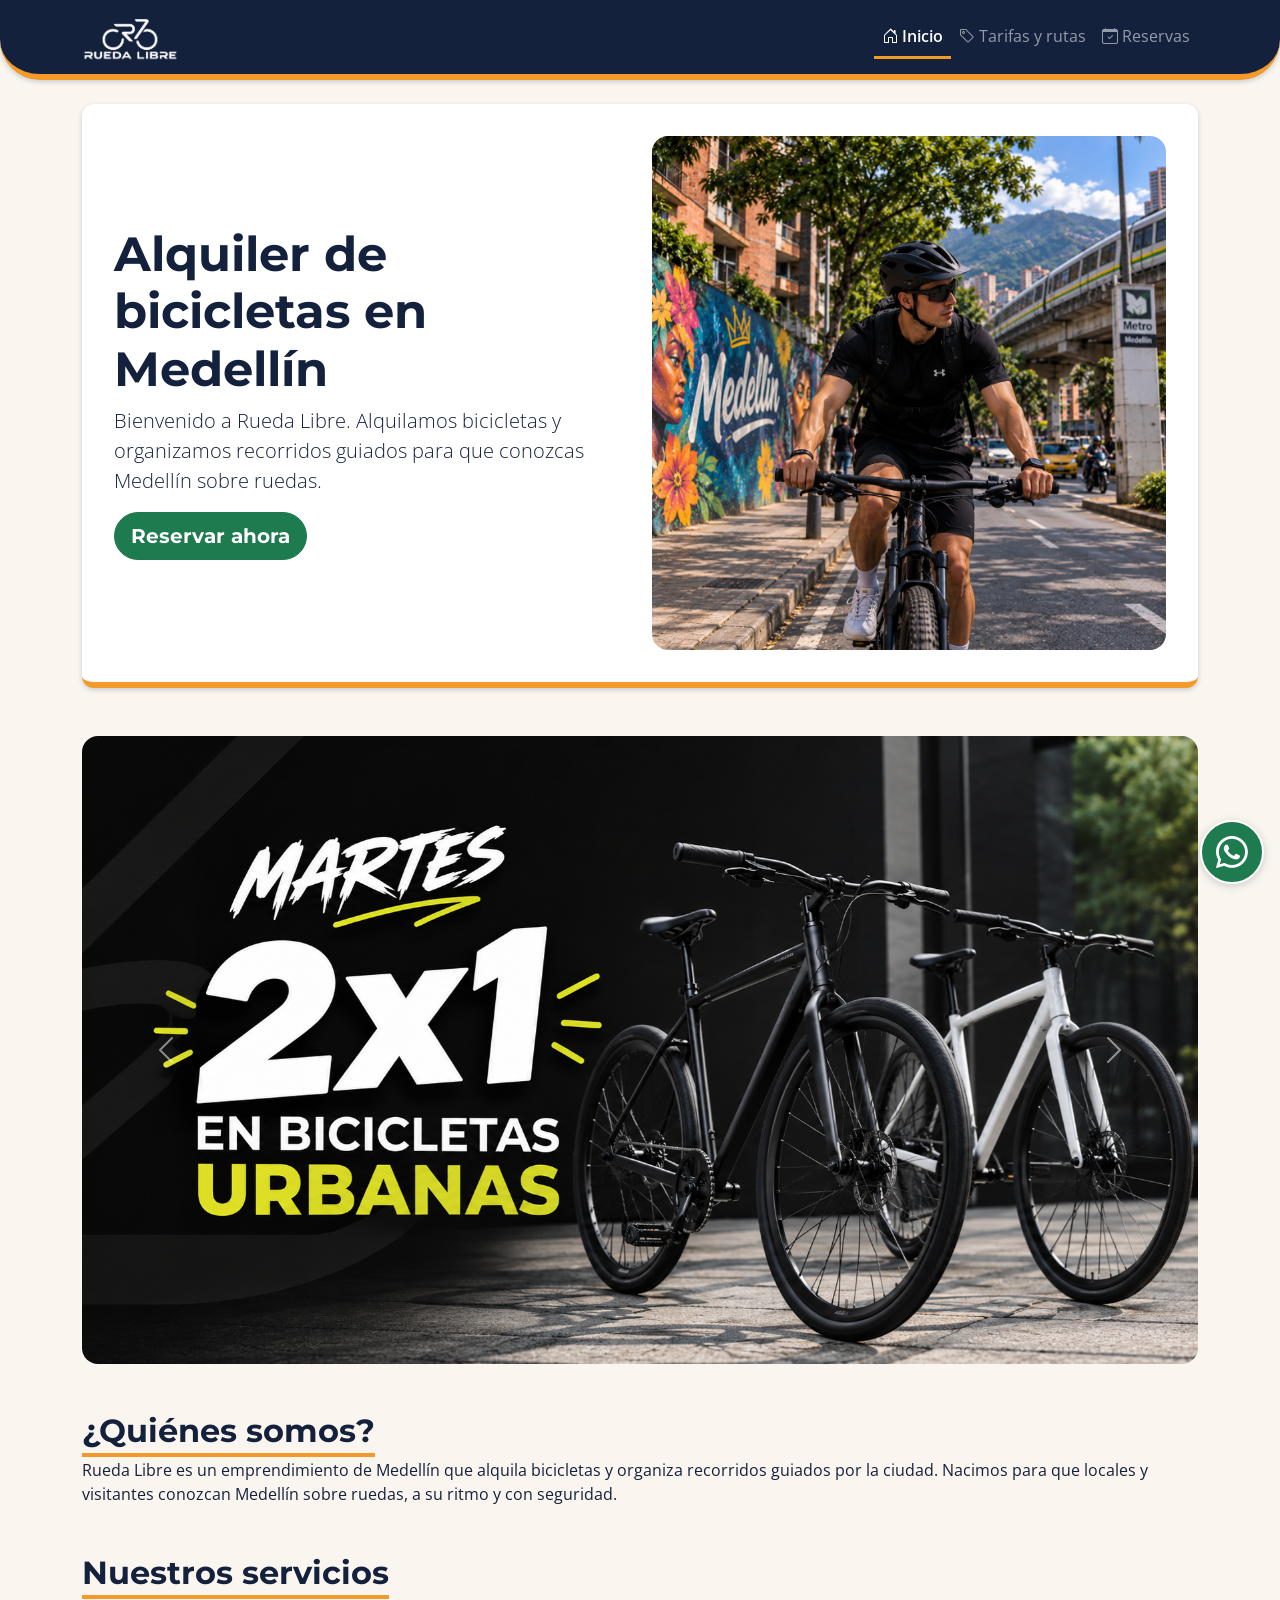
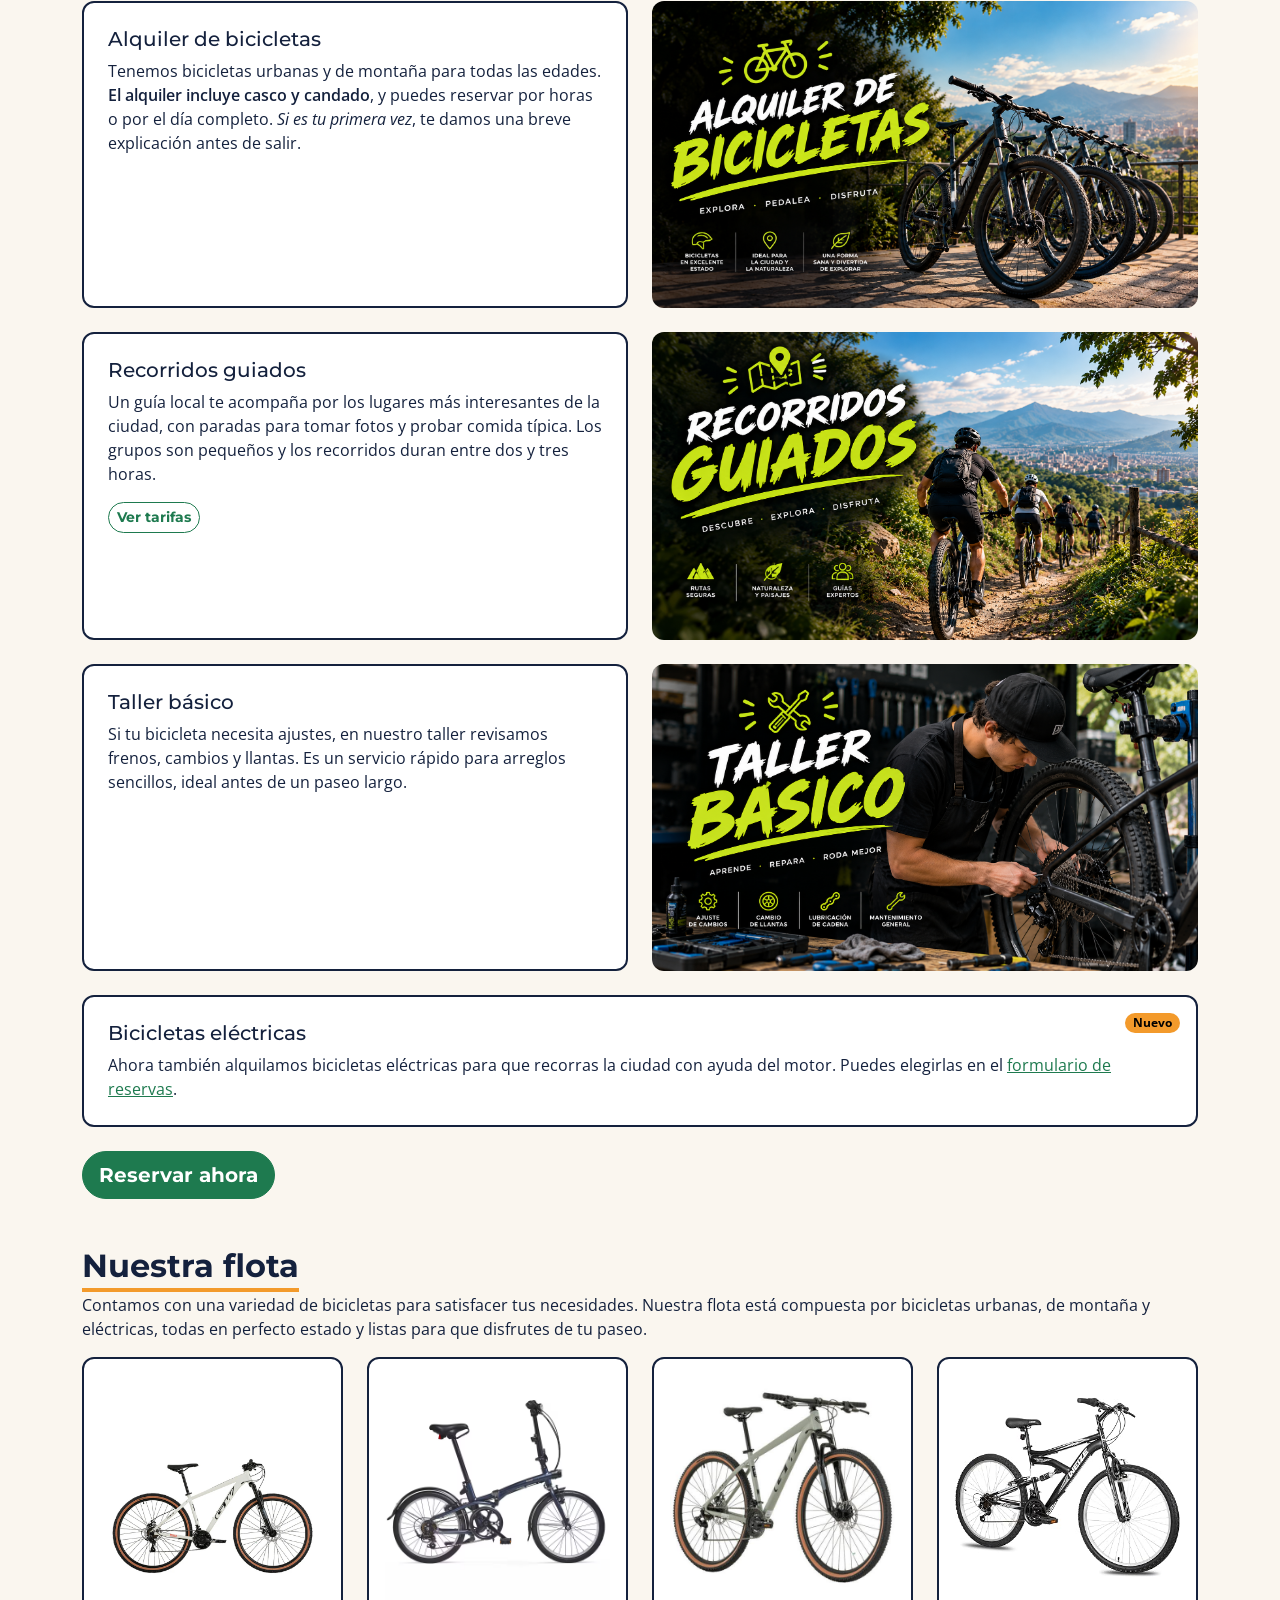
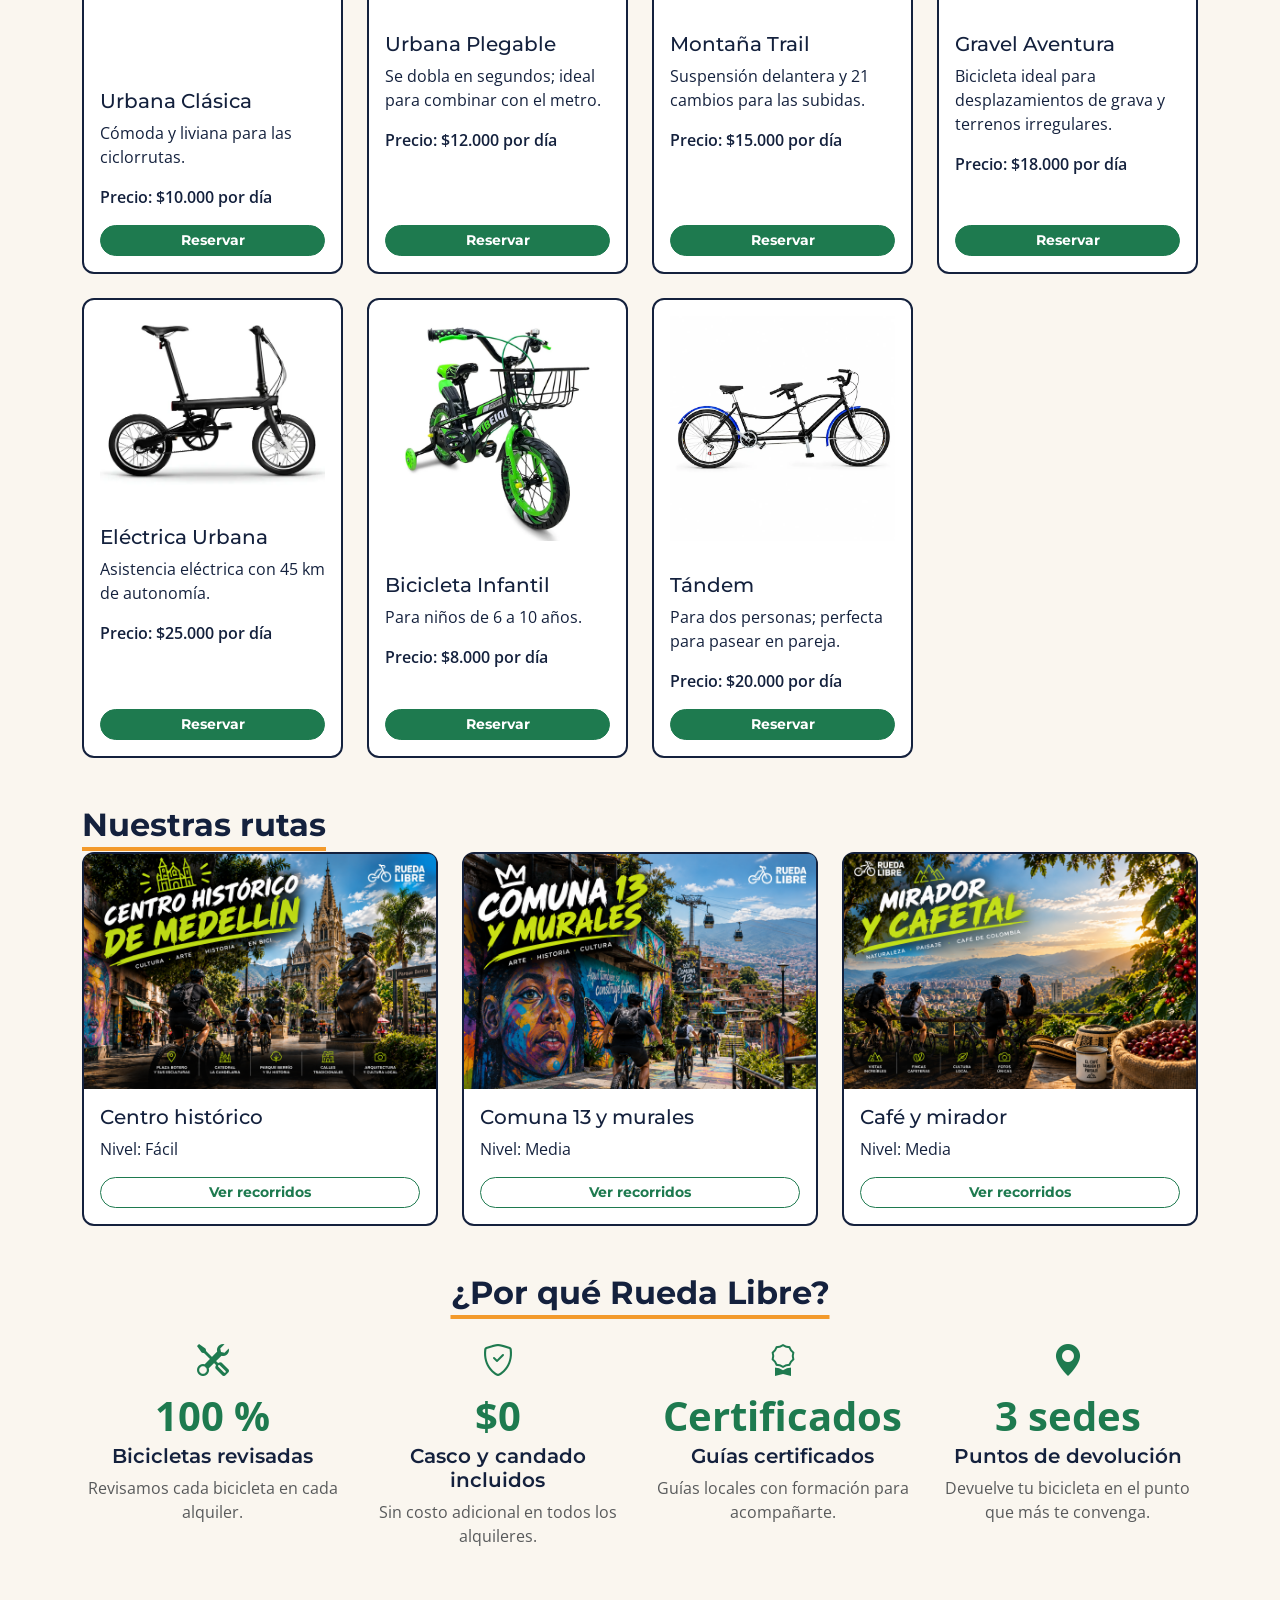
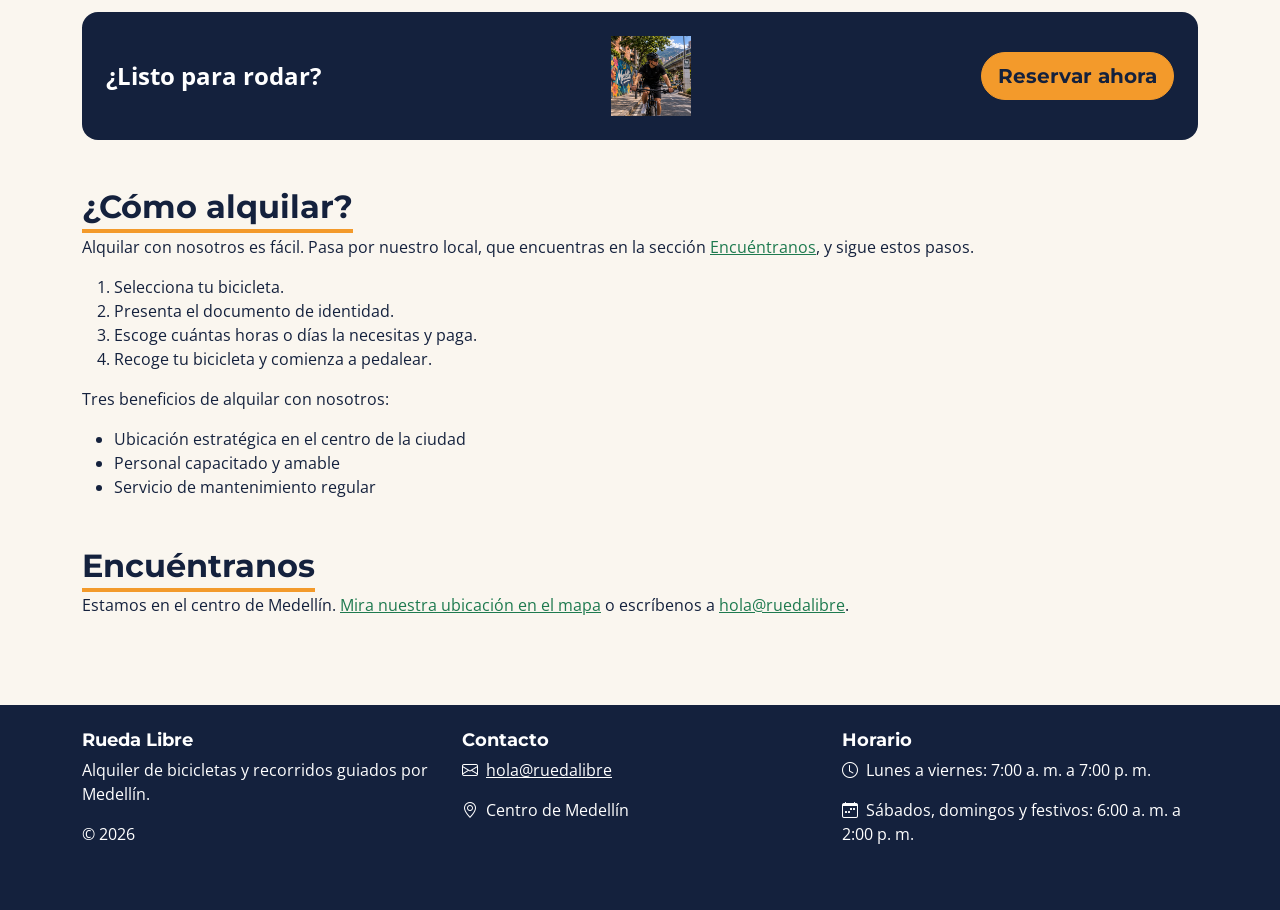
<file: index.html>
<!DOCTYPE html>
<html lang="es">
<head>
<meta charset="UTF-8">
<meta name="viewport" content="width=device-width, initial-scale=1.0">
<meta name="description" content="Rueda Libre: alquiler de bicicletas y recorridos guiados por Medellín.">
<title>Rueda Libre - Alquiler de bicicletas en Medellín</title>
<link rel="preconnect" href="https://fonts.googleapis.com">
<link rel="preconnect" href="https://fonts.gstatic.com" crossorigin>
<link href="https://fonts.googleapis.com/css2?family=Montserrat:wght@700&family=Open+Sans:wght@400;600&display=swap" rel="stylesheet">
<link href="https://cdn.jsdelivr.net/npm/bootstrap@5.3.3/dist/css/bootstrap.min.css" rel="stylesheet">
<link href="https://cdn.jsdelivr.net/npm/bootstrap-icons@1.11.3/font/bootstrap-icons.min.css" rel="stylesheet">
<link rel="stylesheet" href="css/estilos.css">
</head>

<body>
<a href="#contenido" class="saltar-contenido">Saltar al contenido</a>
<header class="sticky-top">
  <nav class="navbar navbar-expand-lg navbar-dark">
    <div class="container">
      <a class="navbar-brand" href="index.html">
        <img src="img/logo.png" alt="Rueda Libre" width="150">
      </a>
      <button class="navbar-toggler" type="button" data-bs-toggle="collapse" data-bs-target="#menu-principal" aria-controls="menu-principal" aria-expanded="false" aria-label="Abrir menú de navegación">
        <span class="navbar-toggler-icon"></span>
      </button>
      <div class="collapse navbar-collapse" id="menu-principal">
        <ul class="navbar-nav ms-auto">
          <li class="nav-item"><a class="nav-link active" aria-current="page" href="index.html"><i class="bi bi-house-door me-1" aria-hidden="true"></i>Inicio</a></li>
          <li class="nav-item"><a class="nav-link" href="paginas/tarifas.html"><i class="bi bi-tag me-1" aria-hidden="true"></i>Tarifas y rutas</a></li>
          <li class="nav-item"><a class="nav-link" href="paginas/reservas.html"><i class="bi bi-calendar-check me-1" aria-hidden="true"></i>Reservas</a></li>
        </ul>
      </div>
    </div>
  </nav>
</header>

<main id="contenido" class="container py-4">
  <section class="portada mb-5">
    <div class="row g-4 align-items-center">
      <div class="col-md-6">
        <h1>Alquiler de bicicletas en Medellín</h1>
        <p class="lead">Bienvenido a Rueda Libre. Alquilamos bicicletas y organizamos recorridos guiados para que conozcas Medellín sobre ruedas.</p>
        <a href="paginas/reservas.html" class="btn btn-primary btn-lg">Reservar ahora</a>
      </div>
      <div class="col-md-6">
        <img src= img/ciclista.png alt="Ciclistas recorriendo Medellín" class="img-fluid rounded-4 w-100">
      </div>
    </div>
  </section>

  <section class="mb-5">
    <h2 class="visually-hidden">Promociones del mes</h2>
    <div id="promociones" class="carousel slide" data-bs-ride="carousel" aria-label="Promociones del mes">
      <div class="carousel-inner rounded-4">
        <div class="carousel-item active">
          <img src="img/promo-urbanas.png" class="d-block w-100" alt="Promoción: martes 2x1 en bicicletas urbanas">
        </div>
        <div class="carousel-item">
          <img src="img/promo-electricas.png" class="d-block w-100" alt="Promoción: 20 % de descuento en eléctricas de lunes a jueves">
        </div>
        <div class="carousel-item">
          <img src="img/promo-cumple.png" class="d-block w-100" alt="Promoción: si cumples años, el recorrido guiado es gratis">
        </div>
      </div>
      <button class="carousel-control-prev" type="button" data-bs-target="#promociones" data-bs-slide="prev">
        <span class="carousel-control-prev-icon" aria-hidden="true"></span>
        <span class="visually-hidden">Promoción anterior</span>
      </button>
      <button class="carousel-control-next" type="button" data-bs-target="#promociones" data-bs-slide="next">
        <span class="carousel-control-next-icon" aria-hidden="true"></span>
        <span class="visually-hidden">Promoción siguiente</span>
      </button>
    </div>
  </section>

  <section class="mb-5">
    <h2 class="titulo-seccion">¿Quiénes somos?</h2>
    <p>Rueda Libre es un emprendimiento de Medellín que alquila bicicletas y organiza recorridos guiados por la ciudad. Nacimos para que locales y visitantes conozcan Medellín sobre ruedas, a su ritmo y con seguridad.</p>
  </section>

  <section class="mb-5">
    <h2 class="titulo-seccion">Nuestros servicios</h2>

    <div class="row g-4 mb-4">
      <div class="col-md-6">
        <article class="card h-100">
          <div class="card-body p-4">
            <h3 class="card-title h5">Alquiler de bicicletas</h3>
            <p class="card-text">Tenemos bicicletas urbanas y de montaña para todas las edades. <strong>El alquiler incluye casco y candado</strong>, y puedes reservar por horas o por el día completo. <em>Si es tu primera vez</em>, te damos una breve explicación antes de salir.</p>
          </div>
        </article>
      </div>
      <div class="col-md-6">
        <img src="img/ruta.png" alt="Bicicleta de referencia" class="w-100 h-100 object-fit-cover rounded-3">
      </div>
    </div>

    <div class="row g-4 mb-4">
      <div class="col-md-6">
        <article class="card h-100">
          <div class="card-body p-4">
            <h3 class="card-title h5">Recorridos guiados</h3>
            <p class="card-text">Un guía local te acompaña por los lugares más interesantes de la ciudad, con paradas para tomar fotos y probar comida típica. Los grupos son pequeños y los recorridos duran entre dos y tres horas.</p>
            <a href="paginas/tarifas.html#recorridos" class="btn btn-outline-primary btn-sm">Ver tarifas</a>
          </div>
        </article>
      </div>
      <div class="col-md-6">
        <img src="img/recorrido.png" alt="Bicicleta de referencia" class="w-100 h-100 object-fit-cover rounded-3">
      </div>
    </div>

    <div class="row g-4 mb-4">
      <div class="col-md-6">
        <article class="card h-100">
          <div class="card-body p-4">
            <h3 class="card-title h5">Taller básico</h3>
            <p class="card-text">Si tu bicicleta necesita ajustes, en nuestro taller revisamos frenos, cambios y llantas. Es un servicio rápido para arreglos sencillos, ideal antes de un paseo largo.</p>
          </div>
        </article>
      </div>
      <div class="col-md-6">
        <img src="img/montaña.png" alt="Bicicleta de referencia" class="w-100 h-100 object-fit-cover rounded-3">
      </div>
    </div>

    <div class="row g-4 mb-4">
      <div class="col-12">
        <article class="card h-100">
          <span class="badge rounded-pill text-bg-warning position-absolute top-0 end-0 m-3">Nuevo</span>
          <div class="card-body p-4">
            <h3 class="card-title h5">Bicicletas eléctricas</h3>
            <p class="card-text">Ahora también alquilamos bicicletas eléctricas para que recorras la ciudad con ayuda del motor. Puedes elegirlas en el <a href="paginas/reservas.html">formulario de reservas</a>.</p>
          </div>
        </article>
      </div>
    </div>

    <a href="paginas/reservas.html" class="btn btn-primary btn-lg">Reservar ahora</a>
  </section>

  <section id="flota" class="mb-5">
    <h2 class="titulo-seccion">Nuestra flota</h2>
    <p>Contamos con una variedad de bicicletas para satisfacer tus necesidades. Nuestra flota está compuesta por bicicletas urbanas, de montaña y eléctricas, todas en perfecto estado y listas para que disfrutes de tu paseo.</p>
    <div class="row g-4">
      <div class="col-12 col-sm-6 col-lg-4 col-xl-3">
        <article class="card h-100">
          <img src="img/urbana.png" class="card-img-top p-3" alt="Bicicleta urbana clásica">
          <div class="card-body d-flex flex-column">
            <h3 class="card-title h5">Urbana Clásica</h3>
            <p class="card-text">Cómoda y liviana para las ciclorrutas.</p>
            <p class="card-text fw-semibold">Precio: $10.000 por día</p>
            <a href="paginas/reservas.html" class="btn btn-primary btn-sm mt-auto">Reservar</a>
          </div>
        </article>
      </div>
      <div class="col-12 col-sm-6 col-lg-4 col-xl-3">
        <article class="card h-100">
          <img src="img/plegable.png" class="card-img-top p-3" alt="Bicicleta urbana plegable">
          <div class="card-body d-flex flex-column">
            <h3 class="card-title h5">Urbana Plegable</h3>
            <p class="card-text">Se dobla en segundos; ideal para combinar con el metro.</p>
            <p class="card-text fw-semibold">Precio: $12.000 por día</p>
            <a href="paginas/reservas.html" class="btn btn-primary btn-sm mt-auto">Reservar</a>
          </div>
        </article>
      </div>
      <div class="col-12 col-sm-6 col-lg-4 col-xl-3">
        <article class="card h-100">
          <img src="img/montaña2.png" class="card-img-top p-3" alt="Bicicleta de montaña trail">
          <div class="card-body d-flex flex-column">
            <h3 class="card-title h5">Montaña Trail</h3>
            <p class="card-text">Suspensión delantera y 21 cambios para las subidas.</p>
            <p class="card-text fw-semibold">Precio: $15.000 por día</p>
            <a href="paginas/reservas.html" class="btn btn-primary btn-sm mt-auto">Reservar</a>
          </div>
        </article>
      </div>
      <div class="col-12 col-sm-6 col-lg-4 col-xl-3">
        <article class="card h-100">
          <img src="img/aventura.png" class="card-img-top p-3" alt="Bicicleta gravel aventura">
          <div class="card-body d-flex flex-column">
            <h3 class="card-title h5">Gravel Aventura</h3>
            <p class="card-text">Bicicleta ideal para desplazamientos de grava y terrenos irregulares.</p>
            <p class="card-text fw-semibold">Precio: $18.000 por día</p>
            <a href="paginas/reservas.html" class="btn btn-primary btn-sm mt-auto">Reservar</a>
          </div>
        </article>
      </div>
      <div class="col-12 col-sm-6 col-lg-4 col-xl-3">
        <article class="card h-100">
          <img src="img/electrica.png" class="card-img-top p-3" alt="Bicicleta eléctrica urbana">
          <div class="card-body d-flex flex-column">
            <h3 class="card-title h5">Eléctrica Urbana</h3>
            <p class="card-text">Asistencia eléctrica con 45 km de autonomía.</p>
            <p class="card-text fw-semibold">Precio: $25.000 por día</p>
            <a href="paginas/reservas.html" class="btn btn-primary btn-sm mt-auto">Reservar</a>
          </div>
        </article>
      </div>
      <div class="col-12 col-sm-6 col-lg-4 col-xl-3">
        <article class="card h-100">
          <img src="img/infantil.png" class="card-img-top p-3" alt="Bicicleta infantil">
          <div class="card-body d-flex flex-column">
            <h3 class="card-title h5">Bicicleta Infantil</h3>
            <p class="card-text">Para niños de 6 a 10 años.</p>
            <p class="card-text fw-semibold">Precio: $8.000 por día</p>
            <a href="paginas/reservas.html" class="btn btn-primary btn-sm mt-auto">Reservar</a>
          </div>
        </article>
      </div>
      <div class="col-12 col-sm-6 col-lg-4 col-xl-3">
        <article class="card h-100">
          <img src="img/tandem.png" class="card-img-top p-3" alt="Bicicleta tándem">
          <div class="card-body d-flex flex-column">
            <h3 class="card-title h5">Tándem</h3>
            <p class="card-text">Para dos personas; perfecta para pasear en pareja.</p>
            <p class="card-text fw-semibold">Precio: $20.000 por día</p>
            <a href="paginas/reservas.html" class="btn btn-primary btn-sm mt-auto">Reservar</a>
          </div>
        </article>
      </div>
    </div>
  </section>

  <section class="mb-5">
    <h2 class="titulo-seccion">Nuestras rutas</h2>
    <div class="row g-4">
      <div class="col-12 col-md-4">
        <article class="card h-100">
          <img src="img/ruta-centro.png" class="card-img-top" alt="Centro histórico de Medellín">
          <div class="card-body d-flex flex-column">
            <h3 class="card-title h5">Centro histórico</h3>
            <p class="card-text">Nivel: Fácil</p>
            <a href="paginas/tarifas.html#recorridos" class="btn btn-outline-primary btn-sm mt-auto">Ver recorridos</a>
          </div>
        </article>
      </div>
      <div class="col-12 col-md-4">
        <article class="card h-100">
          <img src="img/ruta-comuna13.png" class="card-img-top" alt="Murales de la Comuna 13">
          <div class="card-body d-flex flex-column">
            <h3 class="card-title h5">Comuna 13 y murales</h3>
            <p class="card-text">Nivel: Media</p>
            <a href="paginas/tarifas.html#recorridos" class="btn btn-outline-primary btn-sm mt-auto">Ver recorridos</a>
          </div>
        </article>
      </div>
      <div class="col-12 col-md-4">
        <article class="card h-100">
          <img src="img/ruta-cafe.png" class="card-img-top" alt="Mirador y cafetal">
          <div class="card-body d-flex flex-column">
            <h3 class="card-title h5">Café y mirador</h3>
            <p class="card-text">Nivel: Media</p>
            <a href="paginas/tarifas.html#recorridos" class="btn btn-outline-primary btn-sm mt-auto">Ver recorridos</a>
          </div>
        </article>
      </div>
    </div>
  </section>

  <section class="mb-5">
    <h2 class="titulo-seccion text-center d-block mb-4">¿Por qué Rueda Libre?</h2>
    <div class="row g-4">
      <div class="col-12 col-sm-6 col-lg-3 text-center">
        <div class="mb-2"><i class="bi bi-tools fs-2 text-primary" aria-hidden="true"></i></div>
        <p class="display-6 fw-bold text-primary mb-1">100 %</p>
        <h3 class="h5 fw-semibold">Bicicletas revisadas</h3>
        <p class="text-body-secondary">Revisamos cada bicicleta en cada alquiler.</p>
      </div>
      <div class="col-12 col-sm-6 col-lg-3 text-center">
        <div class="mb-2"><i class="bi bi-shield-check fs-2 text-primary" aria-hidden="true"></i></div>
        <p class="display-6 fw-bold text-primary mb-1">$0</p>
        <h3 class="h5 fw-semibold">Casco y candado incluidos</h3>
        <p class="text-body-secondary">Sin costo adicional en todos los alquileres.</p>
      </div>
      <div class="col-12 col-sm-6 col-lg-3 text-center">
        <div class="mb-2"><i class="bi bi-award fs-2 text-primary" aria-hidden="true"></i></div>
        <p class="display-6 fw-bold text-primary mb-1">Certificados</p>
        <h3 class="h5 fw-semibold">Guías certificados</h3>
        <p class="text-body-secondary">Guías locales con formación para acompañarte.</p>
      </div>
      <div class="col-12 col-sm-6 col-lg-3 text-center">
        <div class="mb-2"><i class="bi bi-geo-alt-fill fs-2 text-primary" aria-hidden="true"></i></div>
        <p class="display-6 fw-bold text-primary mb-1">3 sedes</p>
        <h3 class="h5 fw-semibold">Puntos de devolución</h3>
        <p class="text-body-secondary">Devuelve tu bicicleta en el punto que más te convenga.</p>
      </div>
    </div>
    <div class="bg-dark text-white rounded-4 p-4 mt-5 d-flex flex-column flex-md-row align-items-center justify-content-md-between gap-3">
      <p class="fs-4 fw-bold mb-0">¿Listo para rodar?</p>
      <img src="img/ciclista.png" alt="" class="d-none d-md-block" width="80">
      <a href="paginas/reservas.html" class="btn btn-naranja btn-lg">Reservar ahora</a>
    </div>
  </section>

  <section class="mb-5">
    <h2 class="titulo-seccion">¿Cómo alquilar?</h2>
    <p>Alquilar con nosotros es fácil. Pasa por nuestro local, que encuentras en la sección <a href="#encuentranos">Encuéntranos</a>, y sigue estos pasos.</p>
    <ol>
      <li>Selecciona tu bicicleta.</li>
      <li>Presenta el documento de identidad.</li>
      <li>Escoge cuántas horas o días la necesitas y paga.</li>
      <li>Recoge tu bicicleta y comienza a pedalear.</li>
    </ol>
    <p>Tres beneficios de alquilar con nosotros:</p>
    <ul>
      <li>Ubicación estratégica en el centro de la ciudad</li>
      <li>Personal capacitado y amable</li>
      <li>Servicio de mantenimiento regular</li>
    </ul>
  </section>

  <section>
    <h2 id="encuentranos" class="titulo-seccion">Encuéntranos</h2>
    <p>Estamos en el centro de Medellín. <a href="https://www.google.com/maps/search/?api=1&query=Centro+de+Medellin" target="_blank" rel="noopener">Mira nuestra ubicación en el mapa</a> o escríbenos a <a href="mailto:hola@ruedalibre">hola@ruedalibre</a>.</p>
  </section>
</main>

<footer class="pie-sitio mt-5 pt-4 pb-5">
  <div class="container">
    <div class="row g-4">
      <div class="col-12 col-md-4">
        <h2>Rueda Libre</h2>
        <p>Alquiler de bicicletas y recorridos guiados por Medellín.</p>
        <p>© 2026</p>
      </div>
      <div class="col-12 col-md-4">
        <h2>Contacto</h2>
        <p><i class="bi bi-envelope me-2" aria-hidden="true"></i><a href="mailto:hola@ruedalibre">hola@ruedalibre</a></p>
        <p><i class="bi bi-geo-alt me-2" aria-hidden="true"></i>Centro de Medellín</p>
      </div>
      <div class="col-12 col-md-4">
        <h2>Horario</h2>
        <p><i class="bi bi-clock me-2" aria-hidden="true"></i>Lunes a viernes: 7:00 a. m. a 7:00 p. m.</p>
        <p><i class="bi bi-calendar-week me-2" aria-hidden="true"></i>Sábados, domingos y festivos: 6:00 a. m. a 2:00 p. m.</p>
      </div>
    </div>
  </div>
</footer>

<a class="whatsapp" href="https://wa.me/573000000000" target="_blank" rel="noopener noreferrer" aria-label="Contactar por WhatsApp (se abre en una pestaña nueva)">
  <i class="bi bi-whatsapp" aria-hidden="true"></i>
</a>

<script src="https://cdn.jsdelivr.net/npm/bootstrap@5.3.3/dist/js/bootstrap.bundle.min.js"></script>
</body>
</html>
</file>
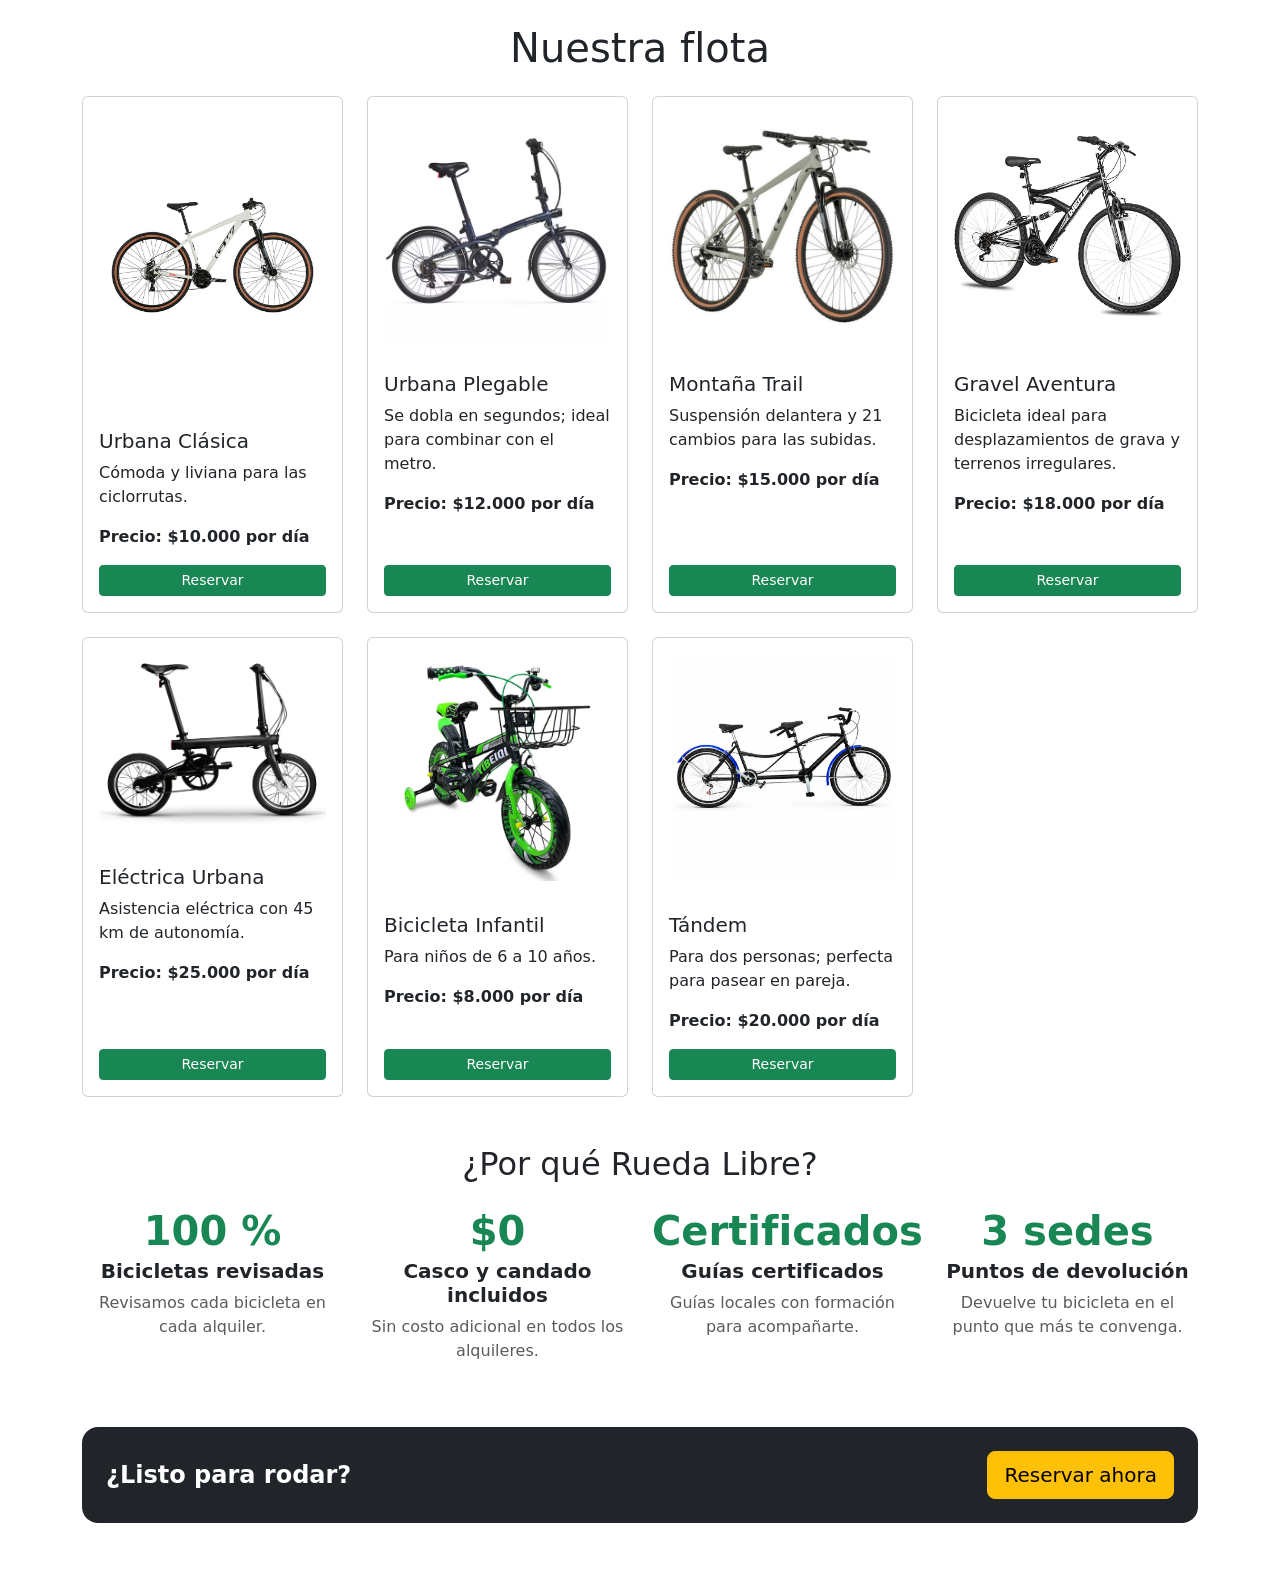
<file: catalogo-bootstrap.html>
<!DOCTYPE html>
<html lang="es">
<head>
<meta charset="UTF-8">
<meta name="viewport" content="width=device-width, initial-scale=1">
<title>Catálogo Bootstrap | Rueda Libre</title>
<link href="https://cdn.jsdelivr.net/npm/bootstrap@5.3.3/dist/css/bootstrap.min.css" rel="stylesheet">
</head>
<body>

<main class="container py-4">
  <section class="mb-5">
    <h1 class="text-center mb-4">Nuestra flota</h1>
    <div class="row g-4">
      <div class="col-12 col-sm-6 col-lg-4 col-xl-3">
        <article class="card h-100">
          <img src="../img/urbana.png" class="card-img-top p-3" alt="Bicicleta urbana clásica">
          <div class="card-body d-flex flex-column">
            <h2 class="card-title h5">Urbana Clásica</h2>
            <p class="card-text">Cómoda y liviana para las ciclorrutas.</p>
            <p class="card-text fw-semibold">Precio: $10.000 por día</p>
            <a href="../paginas/reservas.html" class="btn btn-success btn-sm mt-auto">Reservar</a>
          </div>
        </article>
      </div>
      <div class="col-12 col-sm-6 col-lg-4 col-xl-3">
        <article class="card h-100">
          <img src="../img/plegable.png" class="card-img-top p-3" alt="Bicicleta urbana plegable">
          <div class="card-body d-flex flex-column">
            <h2 class="card-title h5">Urbana Plegable</h2>
            <p class="card-text">Se dobla en segundos; ideal para combinar con el metro.</p>
            <p class="card-text fw-semibold">Precio: $12.000 por día</p>
            <a href="../paginas/reservas.html" class="btn btn-success btn-sm mt-auto">Reservar</a>
          </div>
        </article>
      </div>
      <div class="col-12 col-sm-6 col-lg-4 col-xl-3">
        <article class="card h-100">
          <img src="../img/montaña2.png" class="card-img-top p-3" alt="Bicicleta de montaña trail">
          <div class="card-body d-flex flex-column">
            <h2 class="card-title h5">Montaña Trail</h2>
            <p class="card-text">Suspensión delantera y 21 cambios para las subidas.</p>
            <p class="card-text fw-semibold">Precio: $15.000 por día</p>
            <a href="../paginas/reservas.html" class="btn btn-success btn-sm mt-auto">Reservar</a>
          </div>
        </article>
      </div>
      <div class="col-12 col-sm-6 col-lg-4 col-xl-3">
        <article class="card h-100">
          <img src="../img/aventura.png" class="card-img-top p-3" alt="Bicicleta gravel aventura">
          <div class="card-body d-flex flex-column">
            <h2 class="card-title h5">Gravel Aventura</h2>
            <p class="card-text">Bicicleta ideal para desplazamientos de grava y terrenos irregulares.</p>
            <p class="card-text fw-semibold">Precio: $18.000 por día</p>
            <a href="../paginas/reservas.html" class="btn btn-success btn-sm mt-auto">Reservar</a>
          </div>
        </article>
      </div>
      <div class="col-12 col-sm-6 col-lg-4 col-xl-3">
        <article class="card h-100">
          <img src="../img/electrica.png" class="card-img-top p-3" alt="Bicicleta eléctrica urbana">
          <div class="card-body d-flex flex-column">
            <h2 class="card-title h5">Eléctrica Urbana</h2>
            <p class="card-text">Asistencia eléctrica con 45 km de autonomía.</p>
            <p class="card-text fw-semibold">Precio: $25.000 por día</p>
            <a href="../paginas/reservas.html" class="btn btn-success btn-sm mt-auto">Reservar</a>
          </div>
        </article>
      </div>
      <div class="col-12 col-sm-6 col-lg-4 col-xl-3">
        <article class="card h-100">
          <img src="../img/infantil.png" class="card-img-top p-3" alt="Bicicleta infantil">
          <div class="card-body d-flex flex-column">
            <h2 class="card-title h5">Bicicleta Infantil</h2>
            <p class="card-text">Para niños de 6 a 10 años.</p>
            <p class="card-text fw-semibold">Precio: $8.000 por día</p>
            <a href="../paginas/reservas.html" class="btn btn-success btn-sm mt-auto">Reservar</a>
          </div>
        </article>
      </div>
      <div class="col-12 col-sm-6 col-lg-4 col-xl-3">
        <article class="card h-100">
          <img src="../img/tandem.png" class="card-img-top p-3" alt="Bicicleta tándem">
          <div class="card-body d-flex flex-column">
            <h2 class="card-title h5">Tándem</h2>
            <p class="card-text">Para dos personas; perfecta para pasear en pareja.</p>
            <p class="card-text fw-semibold">Precio: $20.000 por día</p>
            <a href="../paginas/reservas.html" class="btn btn-success btn-sm mt-auto">Reservar</a>
          </div>
        </article>
      </div>
    </div>
  </section>

  <section class="mb-5">
    <h2 class="text-center mb-4">¿Por qué Rueda Libre?</h2>
    <div class="row g-4">
      <div class="col-12 col-sm-6 col-lg-3 text-center">
        <p class="display-6 fw-bold text-success mb-1">100 %</p>
        <h3 class="h5 fw-semibold">Bicicletas revisadas</h3>
        <p class="text-body-secondary">Revisamos cada bicicleta en cada alquiler.</p>
      </div>
      <div class="col-12 col-sm-6 col-lg-3 text-center">
        <p class="display-6 fw-bold text-success mb-1">$0</p>
        <h3 class="h5 fw-semibold">Casco y candado incluidos</h3>
        <p class="text-body-secondary">Sin costo adicional en todos los alquileres.</p>
      </div>
      <div class="col-12 col-sm-6 col-lg-3 text-center">
        <p class="display-6 fw-bold text-success mb-1">Certificados</p>
        <h3 class="h5 fw-semibold">Guías certificados</h3>
        <p class="text-body-secondary">Guías locales con formación para acompañarte.</p>
      </div>
      <div class="col-12 col-sm-6 col-lg-3 text-center">
        <p class="display-6 fw-bold text-success mb-1">3 sedes</p>
        <h3 class="h5 fw-semibold">Puntos de devolución</h3>
        <p class="text-body-secondary">Devuelve tu bicicleta en el punto que más te convenga.</p>
      </div>
    </div>
    <div class="bg-dark text-white rounded-4 p-4 mt-5 d-flex flex-column flex-md-row align-items-center justify-content-md-between gap-3">
      <p class="fs-4 fw-bold mb-0">¿Listo para rodar?</p>
      <a href="../paginas/reservas.html" class="btn btn-warning btn-lg">Reservar ahora</a>
    </div>
  </section>
</main>

<script src="https://cdn.jsdelivr.net/npm/bootstrap@5.3.3/dist/js/bootstrap.bundle.min.js"></script>
</body>
</html>
</file>
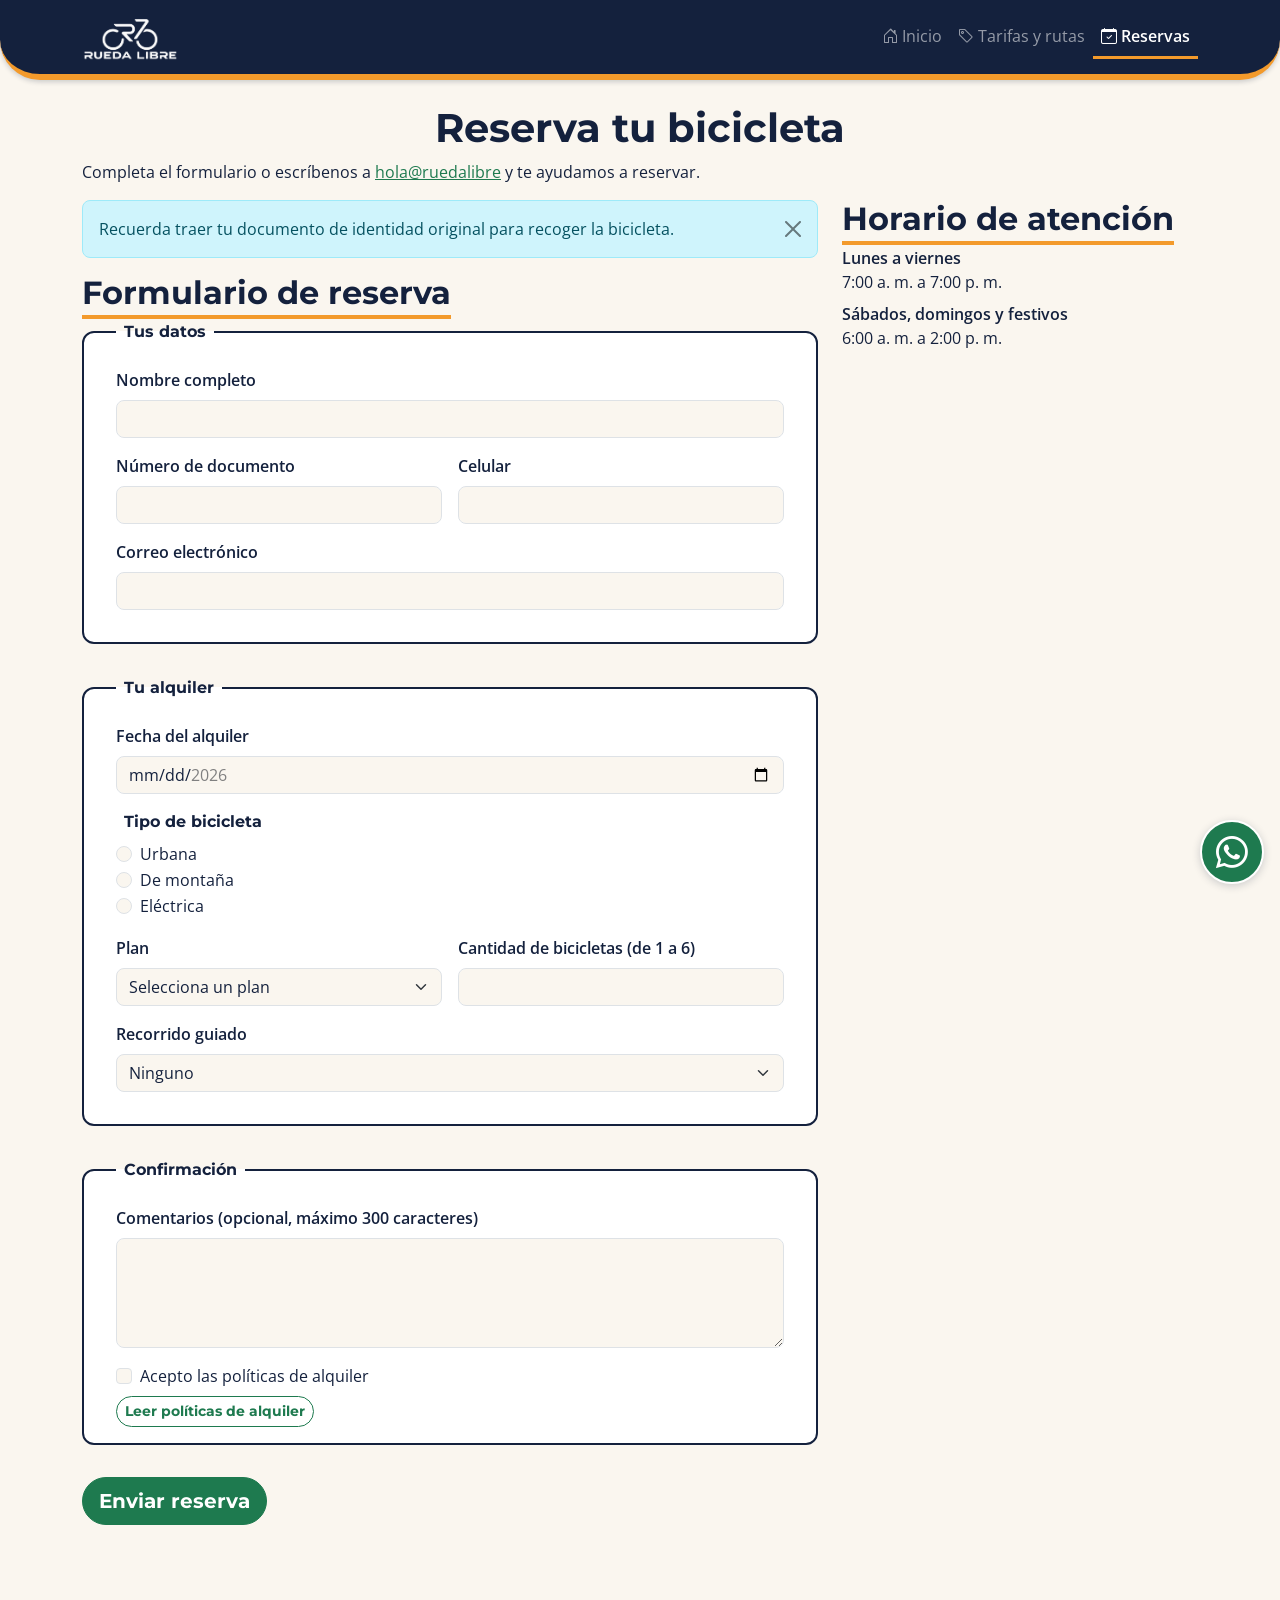
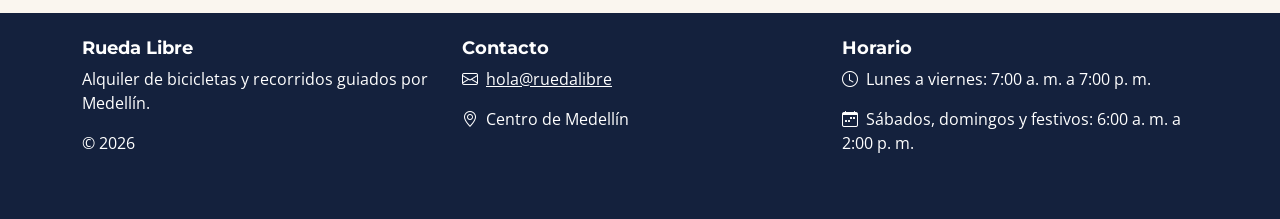
<file: paginas/reservas.html>
<!DOCTYPE html>
<html lang="es">
<head>
<meta charset="UTF-8">
<meta name="viewport" content="width=device-width, initial-scale=1.0">
<meta name="description" content="Reserva tu bicicleta en Rueda Libre. Formulario de reserva, datos de contacto y horario de atención en Medellín.">
<title>Reservas | Rueda Libre</title>
<link rel="preconnect" href="https://fonts.googleapis.com">
<link rel="preconnect" href="https://fonts.gstatic.com" crossorigin>
<link href="https://fonts.googleapis.com/css2?family=Montserrat:wght@700&family=Open+Sans:wght@400;600&display=swap" rel="stylesheet">
<link href="https://cdn.jsdelivr.net/npm/bootstrap@5.3.3/dist/css/bootstrap.min.css" rel="stylesheet">
<link href="https://cdn.jsdelivr.net/npm/bootstrap-icons@1.11.3/font/bootstrap-icons.min.css" rel="stylesheet">
<link rel="stylesheet" href="../css/estilos.css">
</head>
<body>

<a href="#contenido" class="saltar-contenido">Saltar al contenido</a>

<header class="sticky-top">
  <nav class="navbar navbar-expand-lg navbar-dark">
    <div class="container">
      <a class="navbar-brand" href="../index.html">
        <img src="../img/logo.png" alt="Rueda Libre" width="150">
      </a>
      <button class="navbar-toggler" type="button" data-bs-toggle="collapse" data-bs-target="#menu-principal" aria-controls="menu-principal" aria-expanded="false" aria-label="Abrir menú de navegación">
        <span class="navbar-toggler-icon"></span>
      </button>
      <div class="collapse navbar-collapse" id="menu-principal">
        <ul class="navbar-nav ms-auto">
          <li class="nav-item"><a class="nav-link" href="../index.html"><i class="bi bi-house-door me-1" aria-hidden="true"></i>Inicio</a></li>
          <li class="nav-item"><a class="nav-link" href="tarifas.html"><i class="bi bi-tag me-1" aria-hidden="true"></i>Tarifas y rutas</a></li>
          <li class="nav-item"><a class="nav-link active" aria-current="page" href="reservas.html"><i class="bi bi-calendar-check me-1" aria-hidden="true"></i>Reservas</a></li>
        </ul>
      </div>
    </div>
  </nav>
</header>

<main id="contenido" class="container py-4">
  <h1 class="text-center">Reserva tu bicicleta</h1>
  <p>Completa el formulario o escríbenos a <a href="mailto:hola@ruedalibre">hola@ruedalibre</a> y te ayudamos a reservar.</p>

  <div class="row g-4">
    <div class="col-md-8">
      <div class="alert alert-info alert-dismissible fade show" role="alert">
        Recuerda traer tu documento de identidad original para recoger la bicicleta.
        <button type="button" class="btn-close" data-bs-dismiss="alert" aria-label="Cerrar aviso"></button>
      </div>

      <section>
        <h2 class="titulo-seccion">Formulario de reserva</h2>
        <form action="#" method="post" class="needs-validation" novalidate>

          <fieldset>
            <legend>Tus datos</legend>

            <div class="mb-3">
              <label for="nombre" class="form-label">Nombre completo</label>
              <input type="text" class="form-control" id="nombre" name="nombre" required minlength="3" autocomplete="name">
              <div class="invalid-feedback">Escribe tu nombre completo, con al menos 3 caracteres.</div>
            </div>

            <div class="row g-3 mb-3">
              <div class="col-md-6">
                <label for="documento" class="form-label">Número de documento</label>
                <input type="text" class="form-control" id="documento" name="documento" required inputmode="numeric" pattern="[0-9]{6,10}" title="Solo números, entre 6 y 10 dígitos. Ejemplo: 1020304050">
                <div class="invalid-feedback">Escribe solo números, entre 6 y 10 dígitos. Ejemplo: 1020304050.</div>
              </div>
              <div class="col-md-6">
                <label for="celular" class="form-label">Celular</label>
                <input type="tel" class="form-control" id="celular" name="celular" required pattern="3[0-9]{9}" title="10 dígitos y debe empezar por 3. Ejemplo: 3001234567" autocomplete="tel">
                <div class="invalid-feedback">Escribe 10 dígitos y que empiecen por 3. Ejemplo: 3001234567.</div>
              </div>
            </div>

            <div class="mb-3">
              <label for="correo" class="form-label">Correo electrónico</label>
              <input type="email" class="form-control" id="correo" name="correo" required autocomplete="email">
              <div class="invalid-feedback">Escribe un correo válido que incluya @. Ejemplo: nombre@correo.com.</div>
            </div>
          </fieldset>

          <fieldset>
            <legend>Tu alquiler</legend>

            <div class="mb-3">
              <label for="fecha" class="form-label">Fecha del alquiler</label>
              <input type="date" class="form-control" id="fecha" name="fecha" required min="2026-11-01" max="2026-12-31">
              <div class="invalid-feedback">Elige una fecha entre el 1 de noviembre y el 31 de diciembre de 2026.</div>
            </div>

            <fieldset class="mb-3 p-0 border-0">
              <legend>Tipo de bicicleta</legend>
              <div class="form-check">
                <input class="form-check-input" type="radio" id="tipo-urbana" name="tipo_bicicleta" value="urbana" required>
                <label class="form-check-label" for="tipo-urbana">Urbana</label>
              </div>
              <div class="form-check">
                <input class="form-check-input" type="radio" id="tipo-montana" name="tipo_bicicleta" value="montana" required>
                <label class="form-check-label" for="tipo-montana">De montaña</label>
              </div>
              <div class="form-check">
                <input class="form-check-input" type="radio" id="tipo-electrica" name="tipo_bicicleta" value="electrica" required>
                <label class="form-check-label" for="tipo-electrica">Eléctrica</label>
                <div class="invalid-feedback">Selecciona el tipo de bicicleta que quieres alquilar.</div>
              </div>
            </fieldset>

            <div class="row g-3 mb-3">
              <div class="col-md-6">
                <label for="plan" class="form-label">Plan</label>
                <select class="form-select" id="plan" name="plan" required>
                  <option value="">Selecciona un plan</option>
                  <option value="1-hora">1 hora</option>
                  <option value="medio-dia">Medio día</option>
                  <option value="dia-completo">Día completo</option>
                </select>
                <div class="invalid-feedback">Selecciona un plan de alquiler de la lista.</div>
              </div>
              <div class="col-md-6">
                <label for="cantidad" class="form-label">Cantidad de bicicletas (de 1 a 6)</label>
                <input type="number" class="form-control" id="cantidad" name="cantidad" required min="1" max="6" step="1">
                <div class="invalid-feedback">Escribe un número entero entre 1 y 6.</div>
              </div>
            </div>

            <div class="mb-3">
              <label for="recorrido" class="form-label">Recorrido guiado</label>
              <select class="form-select" id="recorrido" name="recorrido">
                <option value="ninguno">Ninguno</option>
                <option value="centro-historico">Centro histórico</option>
                <option value="comuna-13">Comuna 13 y murales</option>
                <option value="cafe-mirador">Café y mirador</option>
              </select>
            </div>
          </fieldset>

          <fieldset>
            <legend>Confirmación</legend>

            <div class="mb-3">
              <label for="comentarios" class="form-label">Comentarios (opcional, máximo 300 caracteres)</label>
              <textarea class="form-control" id="comentarios" name="comentarios" rows="4" maxlength="300"></textarea>
            </div>

            <div class="form-check mb-2">
              <input class="form-check-input" type="checkbox" id="politicas" name="politicas" value="aceptadas" required>
              <label class="form-check-label" for="politicas">Acepto las políticas de alquiler</label>
              <div class="invalid-feedback">Debes aceptar las políticas de alquiler para enviar la reserva.</div>
            </div>
            <button type="button" class="btn btn-outline-primary btn-sm" data-bs-toggle="modal" data-bs-target="#modal-politicas">Leer políticas de alquiler</button>
          </fieldset>

          <p><button type="submit" class="btn btn-primary btn-lg">Enviar reserva</button></p>
        </form>
      </section>
    </div>

    <div class="col-md-4">
      <aside>
        <h2 class="titulo-seccion">Horario de atención</h2>
        <dl>
          <dt>Lunes a viernes</dt>
          <dd>7:00 a. m. a 7:00 p. m.</dd>
          <dt>Sábados, domingos y festivos</dt>
          <dd>6:00 a. m. a 2:00 p. m.</dd>
        </dl>
      </aside>
    </div>
  </div>
</main>

<div class="modal fade" id="modal-politicas" tabindex="-1" aria-labelledby="titulo-politicas" aria-hidden="true">
  <div class="modal-dialog">
    <div class="modal-content">
      <div class="modal-header">
        <h2 class="modal-title fs-5" id="titulo-politicas">Políticas de alquiler</h2>
        <button type="button" class="btn-close" data-bs-dismiss="modal" aria-label="Cerrar"></button>
      </div>
      <div class="modal-body">
        <ol>
          <li>Presenta tu documento de identidad original al recoger la bicicleta.</li>
          <li>Revisa la bicicleta con el asesor antes de salir.</li>
          <li>Cada 15 minutos de retraso en la devolución tienen un recargo de $5.000.</li>
          <li>Los daños por mal uso se cobran según el costo de la reparación.</li>
          <li>Los menores de edad deben estar acompañados por un adulto responsable.</li>
        </ol>
      </div>
      <div class="modal-footer">
        <button type="button" class="btn btn-primary" data-bs-dismiss="modal">Cerrar</button>
      </div>
    </div>
  </div>
</div>

<footer class="pie-sitio mt-5 pt-4 pb-5">
  <div class="container">
    <div class="row g-4">
      <div class="col-12 col-md-4">
        <h2>Rueda Libre</h2>
        <p>Alquiler de bicicletas y recorridos guiados por Medellín.</p>
        <p>© 2026</p>
      </div>
      <div class="col-12 col-md-4">
        <h2>Contacto</h2>
        <p><i class="bi bi-envelope me-2" aria-hidden="true"></i><a href="mailto:hola@ruedalibre">hola@ruedalibre</a></p>
        <p><i class="bi bi-geo-alt me-2" aria-hidden="true"></i>Centro de Medellín</p>
      </div>
      <div class="col-12 col-md-4">
        <h2>Horario</h2>
        <p><i class="bi bi-clock me-2" aria-hidden="true"></i>Lunes a viernes: 7:00 a. m. a 7:00 p. m.</p>
        <p><i class="bi bi-calendar-week me-2" aria-hidden="true"></i>Sábados, domingos y festivos: 6:00 a. m. a 2:00 p. m.</p>
      </div>
    </div>
  </div>
</footer>

<a class="whatsapp" href="https://wa.me/573000000000" target="_blank" rel="noopener noreferrer" aria-label="Contactar por WhatsApp (se abre en una pestaña nueva)">
  <i class="bi bi-whatsapp" aria-hidden="true"></i>
</a>

<script src="https://cdn.jsdelivr.net/npm/bootstrap@5.3.3/dist/js/bootstrap.bundle.min.js"></script>
<script>
(() => {
  'use strict'

  const forms = document.querySelectorAll('.needs-validation')

  Array.from(forms).forEach(form => {
    form.addEventListener('submit', event => {
      if (!form.checkValidity()) {
        event.preventDefault()
        event.stopPropagation()
      }

      form.classList.add('was-validated')
    }, false)
  })
})()
</script>
</body>
</html>
</file>
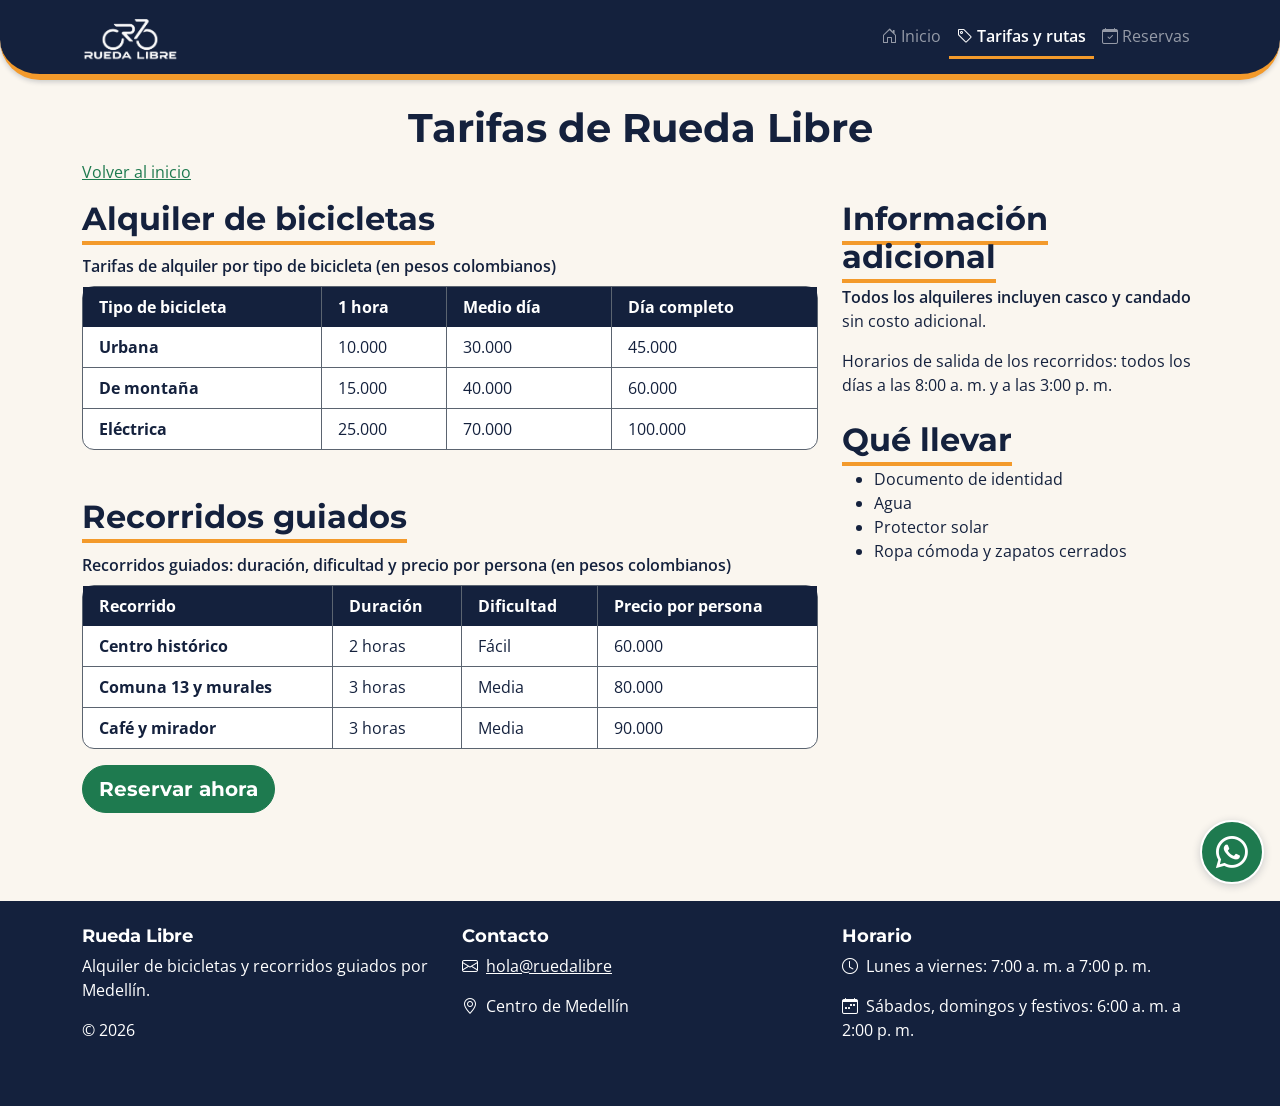
<file: paginas/tarifas.html>
<!DOCTYPE html>
<html lang="es">
<head>
<meta charset="UTF-8">
<meta name="viewport" content="width=device-width, initial-scale=1.0">
<meta name="description" content="Tarifas de alquiler de bicicletas y precios de los recorridos guiados de Rueda Libre en Medellín.">
<title>Tarifas | Rueda Libre</title>
<link rel="preconnect" href="https://fonts.googleapis.com">
<link rel="preconnect" href="https://fonts.gstatic.com" crossorigin>
<link href="https://fonts.googleapis.com/css2?family=Montserrat:wght@700&family=Open+Sans:wght@400;600&display=swap" rel="stylesheet">
<link href="https://cdn.jsdelivr.net/npm/bootstrap@5.3.3/dist/css/bootstrap.min.css" rel="stylesheet">
<link href="https://cdn.jsdelivr.net/npm/bootstrap-icons@1.11.3/font/bootstrap-icons.min.css" rel="stylesheet">
<link rel="stylesheet" href="../css/estilos.css">
</head>

<body>

<a href="#contenido" class="saltar-contenido">Saltar al contenido</a>

<header class="sticky-top">
  <nav class="navbar navbar-expand-lg navbar-dark">
    <div class="container">
      <a class="navbar-brand" href="../index.html">
        <img src="../img/logo.png" alt="Rueda Libre" width="150">
      </a>
      <button class="navbar-toggler" type="button" data-bs-toggle="collapse" data-bs-target="#menu-principal" aria-controls="menu-principal" aria-expanded="false" aria-label="Abrir menú de navegación">
        <span class="navbar-toggler-icon"></span>
      </button>
      <div class="collapse navbar-collapse" id="menu-principal">
        <ul class="navbar-nav ms-auto">
          <li class="nav-item"><a class="nav-link" href="../index.html"><i class="bi bi-house-door me-1" aria-hidden="true"></i>Inicio</a></li>
          <li class="nav-item"><a class="nav-link active" aria-current="page" href="tarifas.html"><i class="bi bi-tag me-1" aria-hidden="true"></i>Tarifas y rutas</a></li>
          <li class="nav-item"><a class="nav-link" href="reservas.html"><i class="bi bi-calendar-check me-1" aria-hidden="true"></i>Reservas</a></li>
        </ul>
      </div>
    </div>
  </nav>
</header>

<main id="contenido" class="container py-4">
  <h1 class="text-center">Tarifas de Rueda Libre</h1>
  <p><a href="../index.html">Volver al inicio</a></p>

  <div class="row g-4">
    <div class="col-lg-8">
      <section class="mb-5">
        <h2 class="titulo-seccion">Alquiler de bicicletas</h2>
        <table>
          <caption>Tarifas de alquiler por tipo de bicicleta (en pesos colombianos)</caption>
          <thead>
            <tr>
              <th scope="col">Tipo de bicicleta</th>
              <th scope="col">1 hora</th>
              <th scope="col">Medio día</th>
              <th scope="col">Día completo</th>
            </tr>
          </thead>
          <tbody>
            <tr>
              <th scope="row">Urbana</th>
              <td>10.000</td>
              <td>30.000</td>
              <td>45.000</td>
            </tr>
            <tr>
              <th scope="row">De montaña</th>
              <td>15.000</td>
              <td>40.000</td>
              <td>60.000</td>
            </tr>
            <tr>
              <th scope="row">Eléctrica</th>
              <td>25.000</td>
              <td>70.000</td>
              <td>100.000</td>
            </tr>
          </tbody>
        </table>
      </section>

      <section id="recorridos">
        <h2 class="titulo-seccion">Recorridos guiados</h2>
        <table>
          <caption>Recorridos guiados: duración, dificultad y precio por persona (en pesos colombianos)</caption>
          <thead>
            <tr>
              <th scope="col">Recorrido</th>
              <th scope="col">Duración</th>
              <th scope="col">Dificultad</th>
              <th scope="col">Precio por persona</th>
            </tr>
          </thead>
          <tbody>
            <tr>
              <th scope="row">Centro histórico</th>
              <td>2 horas</td>
              <td>Fácil</td>
              <td>60.000</td>
            </tr>
            <tr>
              <th scope="row">Comuna 13 y murales</th>
              <td>3 horas</td>
              <td>Media</td>
              <td>80.000</td>
            </tr>
            <tr>
              <th scope="row">Café y mirador</th>
              <td>3 horas</td>
              <td>Media</td>
              <td>90.000</td>
            </tr>
          </tbody>
        </table>
        <p class="mt-3"><a class="btn btn-primary btn-lg" href="reservas.html">Reservar ahora</a></p>
      </section>
    </div>

    <div class="col-lg-4">
      <section class="mb-4">
        <h2 class="titulo-seccion">Información adicional</h2>
        <p><strong>Todos los alquileres incluyen casco y candado</strong> sin costo adicional.</p>
        <p>Horarios de salida de los recorridos: todos los días a las 8:00 a. m. y a las 3:00 p. m.</p>
      </section>

      <aside>
        <h2 class="titulo-seccion">Qué llevar</h2>
        <ul>
          <li>Documento de identidad</li>
          <li>Agua</li>
          <li>Protector solar</li>
          <li>Ropa cómoda y zapatos cerrados</li>
        </ul>
      </aside>
    </div>
  </div>
</main>

<footer class="pie-sitio mt-5 pt-4 pb-5">
  <div class="container">
    <div class="row g-4">
      <div class="col-12 col-md-4">
        <h2>Rueda Libre</h2>
        <p>Alquiler de bicicletas y recorridos guiados por Medellín.</p>
        <p>© 2026</p>
      </div>
      <div class="col-12 col-md-4">
        <h2>Contacto</h2>
        <p><i class="bi bi-envelope me-2" aria-hidden="true"></i><a href="mailto:hola@ruedalibre">hola@ruedalibre</a></p>
        <p><i class="bi bi-geo-alt me-2" aria-hidden="true"></i>Centro de Medellín</p>
      </div>
      <div class="col-12 col-md-4">
        <h2>Horario</h2>
        <p><i class="bi bi-clock me-2" aria-hidden="true"></i>Lunes a viernes: 7:00 a. m. a 7:00 p. m.</p>
        <p><i class="bi bi-calendar-week me-2" aria-hidden="true"></i>Sábados, domingos y festivos: 6:00 a. m. a 2:00 p. m.</p>
      </div>
    </div>
  </div>
</footer>

<a class="whatsapp" href="https://wa.me/573000000000" target="_blank" rel="noopener noreferrer" aria-label="Contactar por WhatsApp (se abre en una pestaña nueva)">
  <i class="bi bi-whatsapp" aria-hidden="true"></i>
</a>

<script src="https://cdn.jsdelivr.net/npm/bootstrap@5.3.3/dist/js/bootstrap.bundle.min.js"></script>
</body>
</html>
</file>
<file: css/estilos.css>
:root {
  --color-verde: #1E7A4F;
  --color-naranja: #F39A2B;
  --color-azul: #14213D;
  --color-crema: #FAF6EF;
  --color-gris: #5B6470;
  --color-blanco: #FFFFFF;
  --color-error: #B3261E;
  --sombra: rgba(20, 33, 61, 0.2);

  --fuente-titulos: "Montserrat", Arial, Helvetica, sans-serif;
  --fuente-texto: "Open Sans", Arial, Helvetica, sans-serif;

  --espacio-s: 0.5rem;
  --espacio-m: 1rem;
  --espacio-l: 2rem;
  --radio-s: 8px;
  --radio-m: 12px;
  --radio-l: 40px;

  --bs-primary: var(--color-verde);
  --bs-primary-rgb: 30, 122, 79;
  --bs-warning-rgb: 243, 154, 43;
  --bs-dark-rgb: 20, 33, 61;
  --bs-body-font-family: var(--fuente-texto);
  --bs-body-color: var(--color-azul);
  --bs-body-color-rgb: 20, 33, 61;
  --bs-body-bg: var(--color-crema);
  --bs-body-bg-rgb: 250, 246, 239;
  --bs-link-color: var(--color-verde);
  --bs-link-color-rgb: 30, 122, 79;
  --bs-link-hover-color: var(--color-azul);
  --bs-link-hover-color-rgb: 20, 33, 61;
  --bs-border-radius: var(--radio-s);
  --bs-border-radius-lg: var(--radio-m);
  --bs-form-valid-color: var(--color-verde);
  --bs-form-valid-border-color: var(--color-verde);
  --bs-form-invalid-color: var(--color-error);
  --bs-form-invalid-border-color: var(--color-error);
}

html {
  scroll-padding-top: 7rem;
}

h1, h2, h3, h4, h5, h6 {
  font-family: var(--fuente-titulos);
  font-weight: 700;
}

strong {
  font-weight: 600;
}

label:not(.form-check-label) {
  font-weight: 600;
}

a:focus-visible,
button:focus-visible,
input:focus-visible,
select:focus-visible,
textarea:focus-visible {
  outline: 3px solid var(--color-azul);
  outline-offset: 3px;
}

.saltar-contenido {
  position: absolute;
  left: -10000px;
}

.saltar-contenido:focus {
  left: var(--espacio-m);
  top: var(--espacio-m);
  z-index: 2000;
  padding: var(--espacio-s) var(--espacio-m);
  background-color: var(--color-blanco);
  color: var(--color-azul);
}

header {
  background-color: var(--color-azul);
  border-bottom: 6px solid var(--color-naranja);
  border-radius: 0 0 var(--radio-l) var(--radio-l);
  box-shadow: 0 2px 5px var(--sombra);
}

.navbar-brand img {
  display: block;
  width: auto;
  height: 48px;
}

.navbar .nav-link.active {
  font-weight: 600;
  border-bottom: 3px solid var(--color-naranja);
}

header a:focus-visible,
.pie-sitio a:focus-visible,
.navbar-toggler:focus-visible {
  outline-color: var(--color-blanco);
}

.portada {
  padding: var(--espacio-l);
  background-color: var(--color-blanco);
  border-bottom: 6px solid var(--color-naranja);
  border-radius: var(--radio-m);
  box-shadow: 0 2px 5px var(--sombra);
}

.portada h1 {
  font-size: clamp(2rem, 4vw, 3rem);
  line-height: 1.2;
}

.titulo-seccion {
  font-size: clamp(1.5rem, 3vw, 2rem);
  text-decoration: underline;
  text-decoration-color: var(--color-naranja);
  text-decoration-thickness: 4px;
  text-underline-offset: 0.35em;
}

.pie-sitio {
  background-color: var(--color-azul);
  color: var(--color-blanco);
}

.pie-sitio h2 {
  font-size: 1.1rem;
}

.pie-sitio a {
  color: var(--color-blanco);
}

.whatsapp {
  position: fixed;
  right: var(--espacio-m);
  bottom: var(--espacio-m);
  z-index: 1030;
  display: flex;
  align-items: center;
  justify-content: center;
  width: 4rem;
  height: 4rem;
  color: var(--color-blanco);
  font-size: 2rem;
  text-decoration: none;
  background-color: var(--color-verde);
  border: 2px solid var(--color-blanco);
  border-radius: 50%;
  box-shadow: 0 2px 8px var(--sombra);
}

.whatsapp:hover {
  color: var(--color-blanco);
  background-color: var(--color-azul);
}

.whatsapp:focus-visible {
  outline: 3px solid var(--color-naranja);
  outline-offset: 3px;
}

.card {
  --bs-card-bg: var(--color-blanco);
  --bs-card-border-width: 2px;
  --bs-card-border-color: var(--color-azul);
  --bs-card-border-radius: var(--radio-m);
}

.btn {
  --bs-btn-font-family: var(--fuente-titulos);
  --bs-btn-font-weight: 700;
  --bs-btn-border-radius: var(--radio-l);
}

.btn-primary {
  --bs-btn-color: var(--color-blanco);
  --bs-btn-bg: var(--color-verde);
  --bs-btn-border-color: var(--color-verde);
  --bs-btn-hover-color: var(--color-blanco);
  --bs-btn-hover-bg: var(--color-azul);
  --bs-btn-hover-border-color: var(--color-azul);
  --bs-btn-focus-shadow-rgb: 30, 122, 79;
  --bs-btn-active-color: var(--color-blanco);
  --bs-btn-active-bg: #0D1629;
  --bs-btn-active-border-color: #0D1629;
  --bs-btn-disabled-color: var(--color-blanco);
  --bs-btn-disabled-bg: var(--color-verde);
  --bs-btn-disabled-border-color: var(--color-verde);
}

.btn-outline-primary {
  --bs-btn-color: var(--color-verde);
  --bs-btn-border-color: var(--color-verde);
  --bs-btn-hover-color: var(--color-blanco);
  --bs-btn-hover-bg: var(--color-verde);
  --bs-btn-hover-border-color: var(--color-verde);
  --bs-btn-focus-shadow-rgb: 30, 122, 79;
  --bs-btn-active-color: var(--color-blanco);
  --bs-btn-active-bg: var(--color-azul);
  --bs-btn-active-border-color: var(--color-azul);
  --bs-btn-disabled-color: var(--color-verde);
  --bs-btn-disabled-border-color: var(--color-verde);
}

.btn-naranja {
  --bs-btn-color: var(--color-azul);
  --bs-btn-bg: var(--color-naranja);
  --bs-btn-border-color: var(--color-naranja);
  --bs-btn-hover-color: var(--color-azul);
  --bs-btn-hover-bg: #FFB75E;
  --bs-btn-hover-border-color: #FFB75E;
  --bs-btn-focus-shadow-rgb: 243, 154, 43;
  --bs-btn-active-color: var(--color-azul);
  --bs-btn-active-bg: #FFC47F;
  --bs-btn-active-border-color: #FFC47F;
  --bs-btn-disabled-color: var(--color-azul);
  --bs-btn-disabled-bg: var(--color-naranja);
  --bs-btn-disabled-border-color: var(--color-naranja);
}

table {
  width: 100%;
  caption-side: top;
  border-collapse: separate;
  border-spacing: 0;
  overflow: hidden;
  font-size: 0.875rem;
  background-color: var(--color-blanco);
  border: 1px solid var(--color-gris);
  border-radius: var(--radio-m);
}

caption {
  padding-bottom: var(--espacio-s);
  text-align: left;
  font-weight: 600;
  color: var(--color-azul);
}

th, td {
  padding: 0.4rem 0.5rem;
  text-align: left;
  border-right: 1px solid var(--color-gris);
  border-bottom: 1px solid var(--color-gris);
}

thead th {
  background-color: var(--color-azul);
  color: var(--color-blanco);
}

th:last-child,
td:last-child {
  border-right: none;
}

tr:last-child th,
tr:last-child td {
  border-bottom: none;
}

fieldset {
  margin: 0 0 var(--espacio-l);
  padding: var(--espacio-m);
  background-color: var(--color-blanco);
  border: 2px solid var(--color-azul);
  border-radius: var(--radio-m);
}

legend {
  float: none;
  width: auto;
  padding: 0 var(--espacio-s);
  font-family: var(--fuente-titulos);
  font-size: 1rem;
  font-weight: 700;
}

.form-control:focus,
.form-select:focus,
.form-check-input:focus {
  border-color: var(--color-verde);
  box-shadow: 0 0 0 0.25rem rgba(30, 122, 79, 0.25);
}

.form-check-input:checked {
  background-color: var(--color-verde);
  border-color: var(--color-verde);
}

dt {
  font-weight: 600;
}

@media (min-width: 768px) {
  table {
    font-size: 1rem;
  }

  th, td {
    padding: var(--espacio-s) var(--espacio-m);
  }

  fieldset {
    padding: var(--espacio-m) var(--espacio-l);
  }
}
</file>
